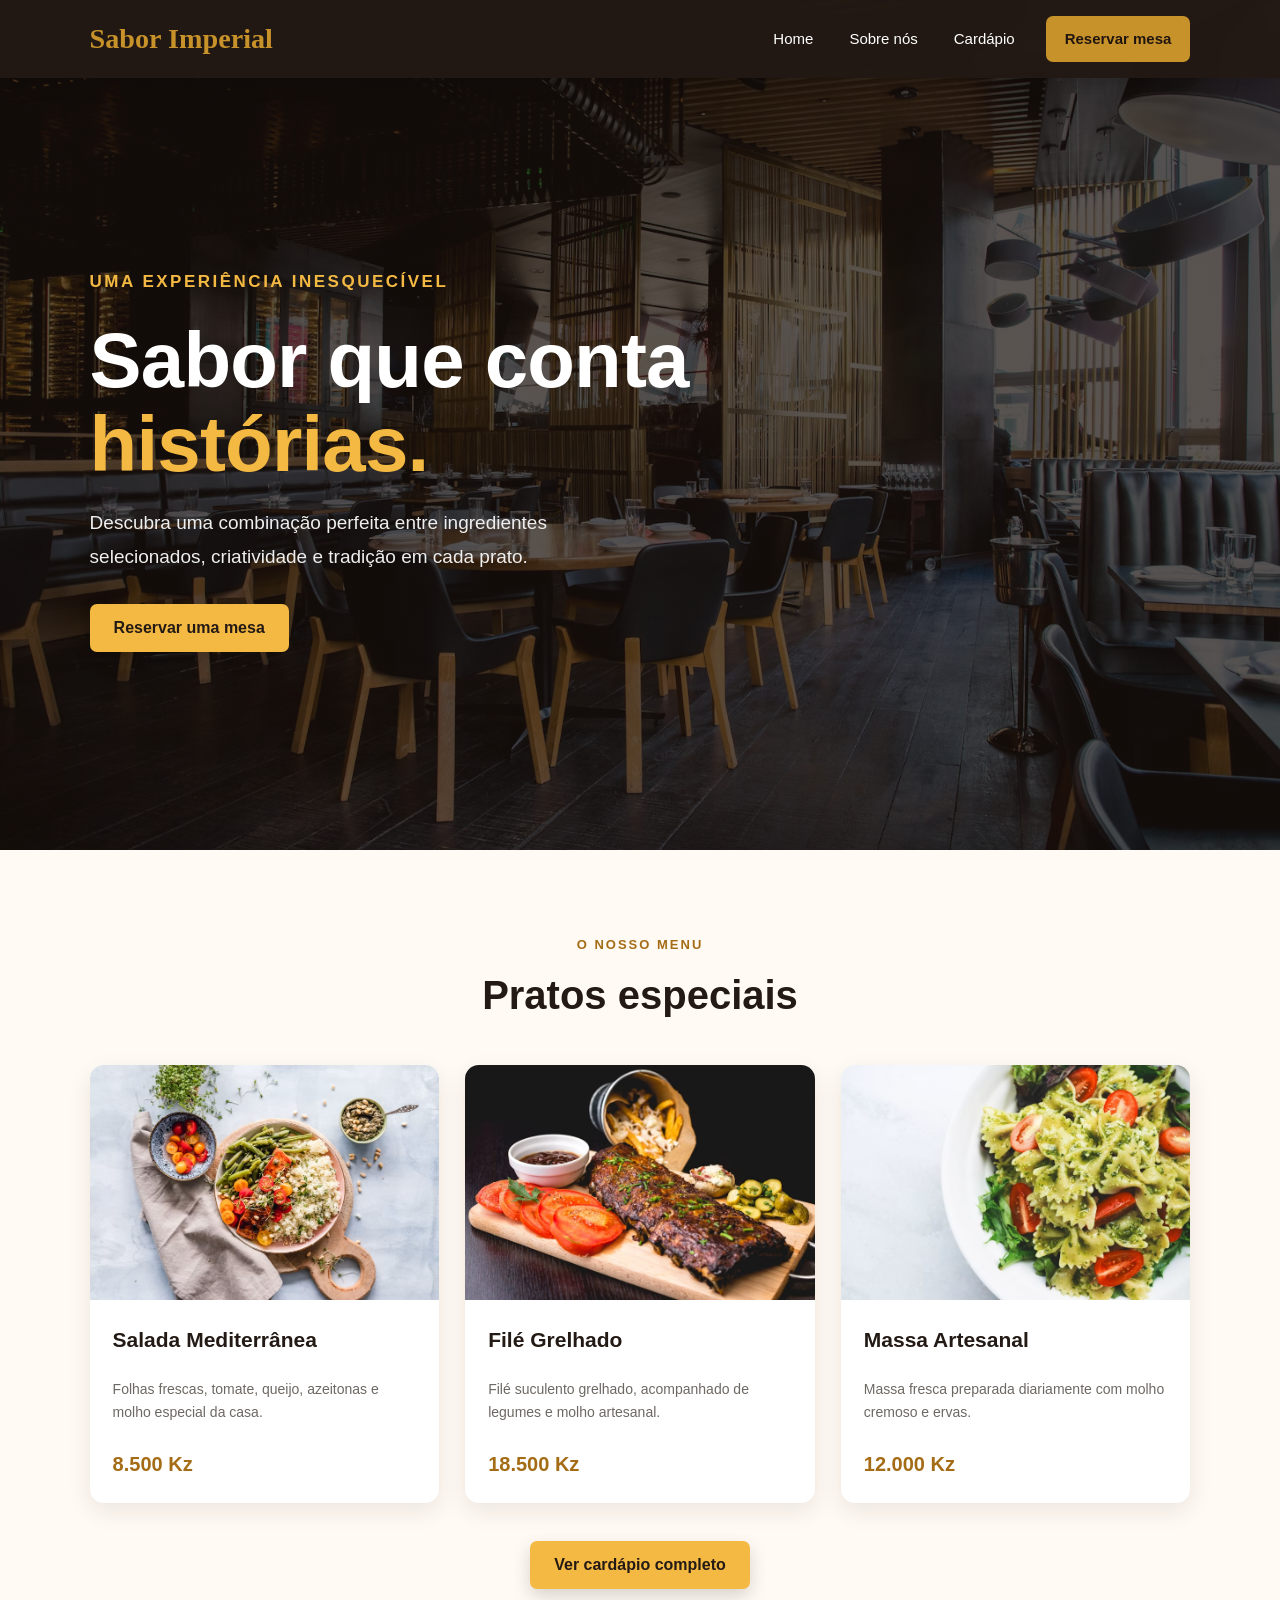
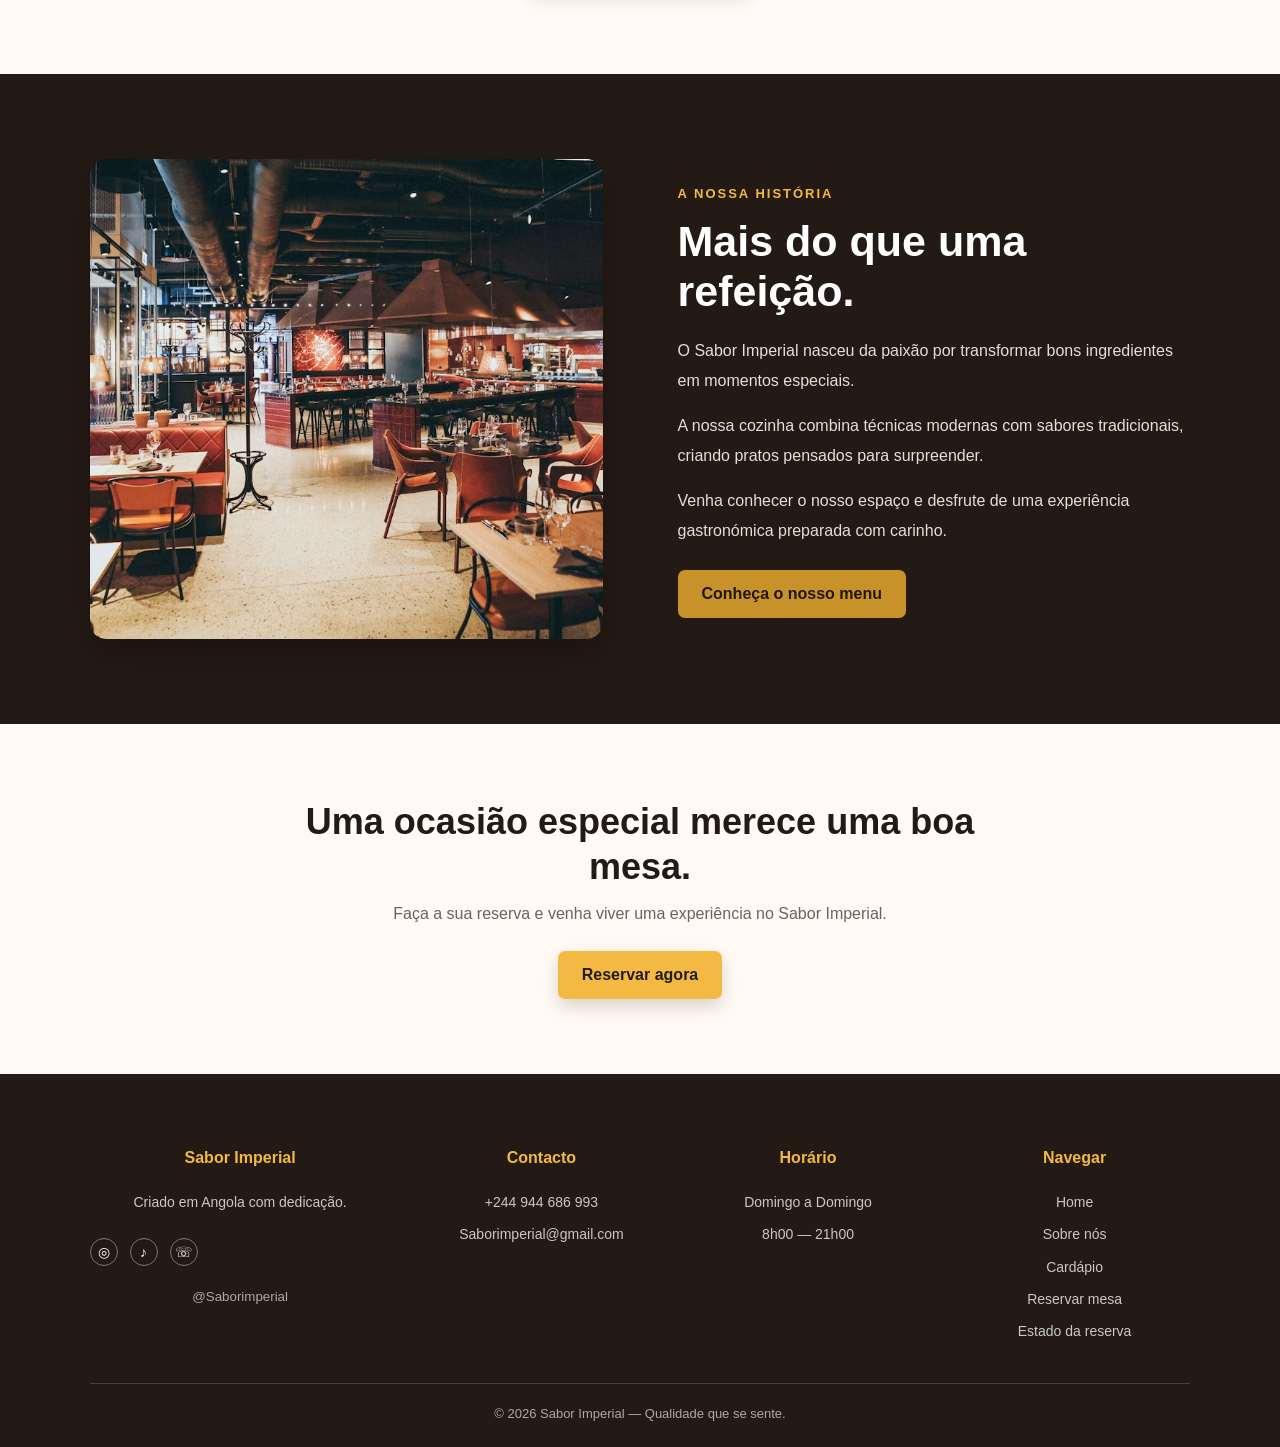
<file: index.html>
<!DOCTYPE html>
<html lang="pt-AO">
<head>
    <meta charset="UTF-8">
    <meta name="viewport" content="width=device-width, initial-scale=1.0">

    <title>Sabor Imperial | Restaurante</title>
    <meta name="description" content="Descubra o Sabor Imperial: pratos especiais, ingredientes selecionados, atendimento acolhedor e uma experiência gastronómica inesquecível. Consulte o cardápio e faça a sua reserva.">
    <meta name="author" content="Moreno Costa">
    <meta name="robots" content="index, follow">
    <meta name="theme-color" content="#241a15">
    <link rel="canonical" href="https://saborimperial.vercel.app/">
    <meta property="og:type" content="website">
    <meta property="og:title" content="Sabor Imperial | Restaurante">
    <meta property="og:description" content="Sabores especiais, tradição e criatividade em cada prato.">
    <meta property="og:url" content="https://saborimperial.vercel.app/">

    <link rel="stylesheet" href="estilo.css">
</head>

<body>
    <header>
        <nav class="navbar" aria-label="Navegação principal">
            <div class="logo">
                <h1>Sabor Imperial</h1>
            </div>

            <button class="menu-toggle" id="menuToggle" type="button"
                    aria-label="Abrir menu" aria-expanded="false"
                    aria-controls="menuPrincipal">
                <span></span>
                <span></span>
                <span></span>
            </button>

            <div class="menu" id="menuPrincipal">
                <a href="index.html">Home</a>
                <a href="#sobre">Sobre nós</a>
                <a href="cardapio.html">Cardápio</a>
                <a id="botao" href="reserva.html">Reservar mesa</a>
            </div>
        </nav>
    </header>

    <main>
        <!-- Destaque principal -->
        <section class="hero" id="inicio">
            <div class="hero-content">
                <small>UMA EXPERIÊNCIA INESQUECÍVEL</small>
                <h1>Sabor que conta <span>histórias.</span></h1>
                <p>
                    Descubra uma combinação perfeita entre ingredientes
                    selecionados, criatividade e tradição em cada prato.
                </p>
                <a href="reserva.html" class="btn">Reservar uma mesa</a>
            </div>
        </section>

        <!-- Pratos em destaque -->
        <section class="menu-section" id="menu">
            <div class="section-title">
                <p>O NOSSO MENU</p>
                <h2>Pratos especiais</h2>
            </div>

            <div class="menu-grid">
                <article class="card">
                    <img loading="lazy" src="img/prato1.avif" alt="Salada Mediterrânea">
                    <div class="card-content">
                        <h3>Salada Mediterrânea</h3>
                        <p>Folhas frescas, tomate, queijo, azeitonas e molho especial da casa.</p>
                        <span class="price">8.500 Kz</span>
                    </div>
                </article>

                <article class="card">
                    <img loading="lazy" src="img/pra2.avif" alt="Filé grelhado com legumes">
                    <div class="card-content">
                        <h3>Filé Grelhado</h3>
                        <p>Filé suculento grelhado, acompanhado de legumes e molho artesanal.</p>
                        <span class="price">18.500 Kz</span>
                    </div>
                </article>

                <article class="card">
                    <img loading="lazy" src="img/pra3.avif" alt="Massa artesanal">
                    <div class="card-content">
                        <h3>Massa Artesanal</h3>
                        <p>Massa fresca preparada diariamente com molho cremoso e ervas.</p>
                        <span class="price">12.000 Kz</span>
                    </div>
                </article>
            </div>

            <div class="center-button">
                <a href="cardapio.html" class="btn">Ver cardápio completo</a>
            </div>
        </section>

        <!-- Sobre o restaurante -->
        <section id="sobre" class="about-section">
            <div class="about">
                <div class="about-image">
                    <img loading="lazy" src="rest.avif" alt="Espaço e ambiente do Sabor Imperial">
                </div>

                <div class="about-content">
                    <span>A NOSSA HISTÓRIA</span>
                    <h2>Mais do que uma refeição.</h2>
                    <p>
                        O Sabor Imperial nasceu da paixão por transformar
                        bons ingredientes em momentos especiais.
                    </p>
                    <p>
                        A nossa cozinha combina técnicas modernas com sabores
                        tradicionais, criando pratos pensados para surpreender.
                    </p>
                    <p>
                        Venha conhecer o nosso espaço e desfrute de uma
                        experiência gastronómica preparada com carinho.
                    </p>
                    <a class="sob" href="cardapio.html">Conheça o nosso menu</a>
                </div>
            </div>
        </section>

        <!-- Convite para reservar -->
        <section class="reservation-cta">
            <h2>Uma ocasião especial merece uma boa mesa.</h2>
            <p>Faça a sua reserva e venha viver uma experiência no Sabor Imperial.</p>
            <a href="reserva.html" class="btn">Reservar agora</a>
        </section>
    </main>

    <footer class="footer">
        <div class="footer-container">
            <div class="footer-col">
                <h3>Sabor Imperial</h3>
                <p>Criado em Angola com dedicação.</p>
                <div class="social">
                    <a href="#" aria-label="Instagram">◎</a>
                    <a href="#" aria-label="TikTok">♪</a>
                    <a href="#" aria-label="WhatsApp">☏</a>
                </div>
                <small>@Saborimperial</small>
            </div>

            <div class="footer-col">
                <h3>Contacto</h3>
                <p>+244 944 686 993</p>
                <p>Saborimperial@gmail.com</p>
            </div>

            <div class="footer-col">
                <h3>Horário</h3>
                <p>Domingo a Domingo</p>
                <p>8h00 — 21h00</p>
            </div>

            <div class="footer-col">
                <h3>Navegar</h3>
                <a href="index.html">Home</a>
                <a href="#sobre">Sobre nós</a>
                <a href="cardapio.html">Cardápio</a>
                <a href="reserva.html">Reservar mesa</a>
                <a href="estadoreserva.html">Estado da reserva</a>
            </div>
        </div>

        <div class="copyright">
            © 2026 Sabor Imperial — Qualidade que se sente.
        </div>
    </footer>

    <script>
        document.addEventListener("DOMContentLoaded", function () {
            const toggle = document.getElementById("menuToggle");
            const menu = document.getElementById("menuPrincipal");

            if (!toggle || !menu) return;

            toggle.addEventListener("click", function () {
                const aberto = menu.classList.toggle("ativo");
                toggle.classList.toggle("ativo", aberto);
                toggle.setAttribute("aria-expanded", String(aberto));
                toggle.setAttribute("aria-label", aberto ? "Fechar menu" : "Abrir menu");
            });

            menu.querySelectorAll("a").forEach(function (link) {
                link.addEventListener("click", function () {
                    menu.classList.remove("ativo");
                    toggle.classList.remove("ativo");
                    toggle.setAttribute("aria-expanded", "false");
                    toggle.setAttribute("aria-label", "Abrir menu");
                });
            });
        });
    </script>
</body>
</html>
</file>
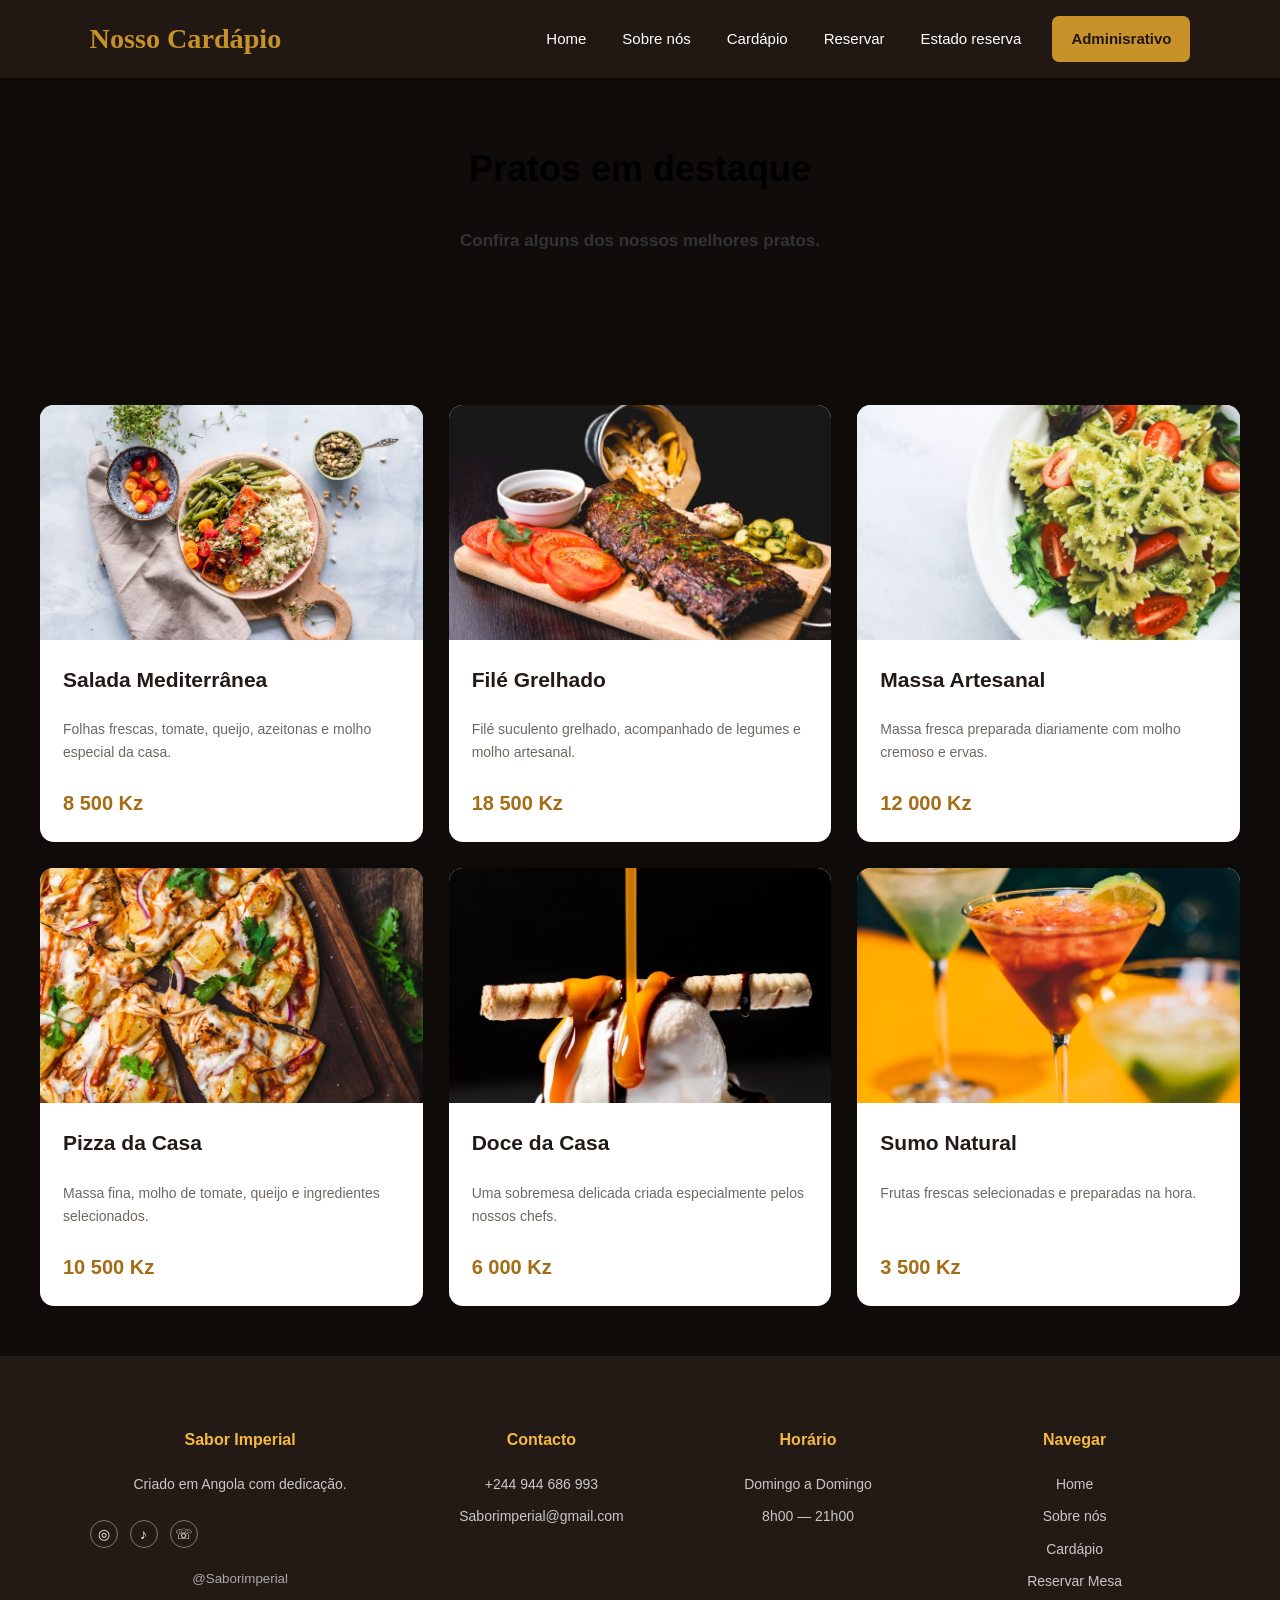
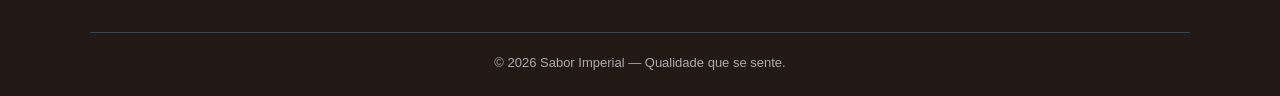
<file: cardapio.html>
<!DOCTYPE html>
<html lang="pt-br">
<head>
    <meta charset="UTF-8">
    <meta name="viewport" content="width=device-width, initial-scale=1.0">
    <link rel="stylesheet" href="estilo.css">
    <meta name="author" content="Moreno Costa">
    <meta name="robots" content="index, follow">
    <meta name="theme-color" content="#0d3b66">
    <title>Nosso Cardápio</title>
</head>

<body>

<header>
    <nav class="navbar">

        <div class="logo">
            <h1 style="text-align: center;">Nosso Cardápio</h1>
        </div>

        <div class="menu-toggle" id="menuToggle">
            <span></span>
            <span></span>
            <span></span>
        </div>

        <div class="menu">

            <a href="index.html">Home</a>
            <a href="index.html#sobre">Sobre nós</a>
            <a href="cardapio.html">Cardápio</a>
            <a href="reserva.html">Reservar</a>
            <a href="estadoreserva.html">Estado reserva</a>
            <a id="botao" href="login.html">Adminisrativo</a>

        </div>

    </nav>
</header>


<div style="margin-top:140px;text-align:center;font-weight:bold;">

    <h2 style="font-size:36px;color:black;">
        Pratos em destaque
    </h2>

    <p style="color:#333;font-size:17px;">
        Confira alguns dos nossos melhores pratos.
    </p>

</div>


<div
    id="menuGrid"
    style="margin-top:150px;margin-bottom:50px;"
    class="menu-grid">
</div>


<footer class="footer">

    <div class="footer-container">

        <div class="footer-col">

            <h3>Sabor Imperial</h3>

            <p>Criado em Angola com dedicação.</p>

            <div class="social">
                <a href="#">◎</a>
                <a href="#">♪</a>
                <a href="#">☏</a>
            </div>

            <small>@Saborimperial</small>

        </div>


        <div class="footer-col">

            <h3>Contacto</h3>

            <p>+244 944 686 993</p>

            <p>Saborimperial@gmail.com</p>

        </div>


        <div class="footer-col">

            <h3>Horário</h3>

            <p>Domingo a Domingo</p>

            <p>8h00 — 21h00</p>

        </div>


        <div class="footer-col">

            <h3>Navegar</h3>

            <a href="index.html">Home</a>
            <a href="index.html#sobre">Sobre nós</a>
            <a href="cardapio.html">Cardápio</a>
            <a href="reserva.html">Reservar Mesa</a>

        </div>

    </div>


    <div class="copyright">

        © 2026 Sabor Imperial — Qualidade que se sente.

    </div>

</footer>


<script src="script.js"></script>

<script>

const pratosPadrao = [

    {
        id: 1,
        nome: "Salada Mediterrânea",
        descricao: "Folhas frescas, tomate, queijo, azeitonas e molho especial da casa.",
        preco:8500,
        imagem: "img/prato1.avif"
    },

    {
        id: 2,
        nome: "Filé Grelhado",
        descricao: "Filé suculento grelhado, acompanhado de legumes e molho artesanal.",
        preco: 18500,
        imagem: "img/pra2.avif"
    },

    {
        id: 3,
        nome: "Massa Artesanal",
        descricao: "Massa fresca preparada diariamente com molho cremoso e ervas.",
        preco: 12000,
        imagem: "img/pra3.avif"
    },

    {
        id: 4,
        nome: "Pizza da Casa",
        descricao: "Massa fina, molho de tomate, queijo e ingredientes selecionados.",
        preco: 10500,
        imagem: "img/pra4.avif"
    },

    {
        id: 5,
        nome: "Doce da Casa",
        descricao: "Uma sobremesa delicada criada especialmente pelos nossos chefs.",
        preco: 6000,
        imagem: "img/pra5.avif"
    },

    {
        id: 6,
        nome: "Sumo Natural",
        descricao: "Frutas frescas selecionadas e preparadas na hora.",
        preco: 3500,
        imagem: "img/pra6.avif"
    }

];


function carregarPratos() {

    const grid = document.getElementById("menuGrid");

    let pratos =
        JSON.parse(localStorage.getItem("saborimperial_pratos"));

    if (!pratos) {

        pratos = pratosPadrao;

        localStorage.setItem(
            "saborimperial_pratos",
            JSON.stringify(pratos)
        );

    }


    grid.innerHTML = "";


    pratos.forEach(prato => {

        const card = document.createElement("div");

        card.className = "card prato-clicavel";

        card.innerHTML = `

            <img
                src="${prato.imagem}"
                alt="${prato.nome}"
            >

            <div class="card-content">

                <h3>${prato.nome}</h3>

                <p>${prato.descricao}</p>

                <span class="price">
                    ${Number(prato.preco).toLocaleString("pt-AO")} Kz
                </span>

            </div>

        `;


        card.addEventListener("click", () => {

            const params = new URLSearchParams({

                prato: prato.nome,

                preco: prato.preco

            });

            window.location.href =
                "reserva.html?" + params.toString();

        });


        grid.appendChild(card);

    });

}


carregarPratos();

</script>

</body>
</html>
</file>
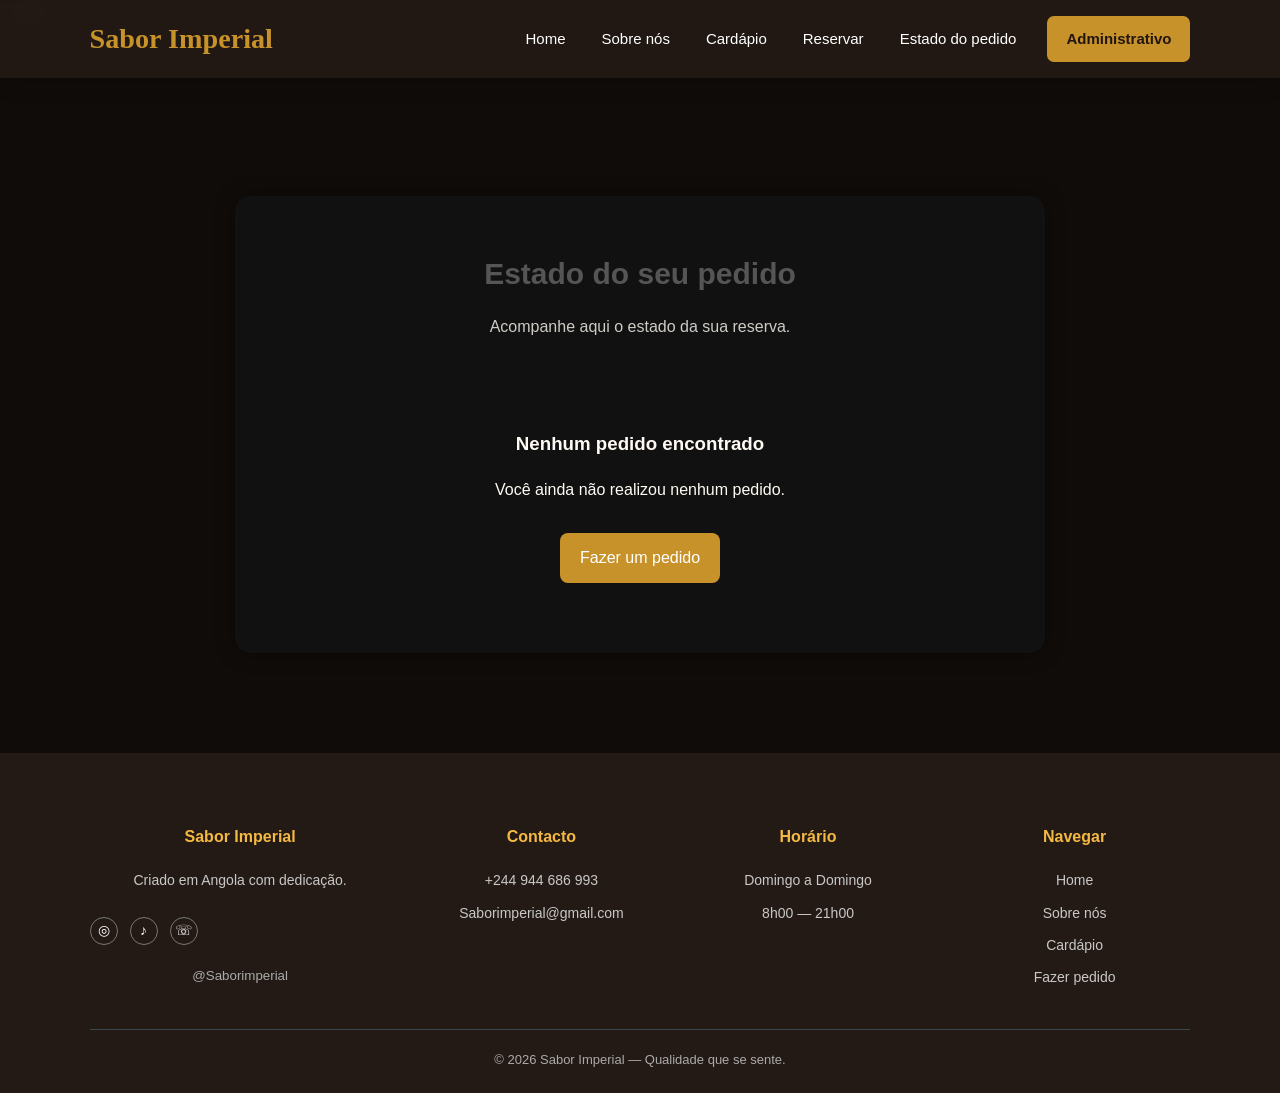
<file: estadoreserva.html>
```html
<!DOCTYPE html>
<html lang="pt-br">

<head>

    <meta charset="UTF-8">

    <meta
        name="viewport"
        content="width=device-width, initial-scale=1.0">

    <link rel="stylesheet" href="estilo.css">

    <meta
        name="theme-color"
        content="#0d3b66">

    <title>
        Estado da Reserva — Sabor Imperial
    </title>


    <style>

        .estado-container {

            max-width: 850px;

            margin: 150px auto 80px;

            padding: 20px;

        }


        .estado-card {

            background: #111;

            border-radius: 15px;

            padding: 30px;

            box-shadow:
                0 0 20px
                rgba(0,0,0,0.4);

        }


        .estado-titulo {

            text-align: center;

            margin-bottom: 30px;

        }


        .estado-titulo h2 {

            font-size: 30px;

            margin-bottom: 10px;

        }


        .estado-titulo p {

            opacity: 0.8;

        }


        .status {

            text-align: center;

            padding: 20px;

            border-radius: 12px;

            margin-bottom: 30px;

            font-size: 22px;

            font-weight: bold;

        }


        .status.pendente {

            background:
                rgba(255,193,7,0.15);

            color: #ffc107;

        }


        .status.aceito {

            background:
                rgba(40,167,69,0.15);

            color: #28a745;

        }


        .status.recusado {

            background:
                rgba(220,53,69,0.15);

            color: #dc3545;

        }


        .pedido-info {

            display: grid;

            grid-template-columns:
                1fr 1fr;

            gap: 15px;

        }


        .info-box {

            padding: 15px;

            border-radius: 10px;

            background:
                rgba(255,255,255,0.05);

        }


        .info-box.full {

            grid-column: 1 / -1;

        }


        .info-box strong {

            display: block;

            margin-bottom: 5px;

        }


        .info-box span {

            opacity: 0.85;

        }


        .acoes {

            display: flex;

            justify-content: center;

            gap: 15px;

            margin-top: 30px;

            flex-wrap: wrap;

        }


        .acoes a {

            text-decoration: none;

            padding: 12px 20px;

            border-radius: 8px;

        }


        .btn-voltar {

            background:  #c8922a;

            color: white;

        }


        .btn-atualizar {

            background: #198754;

            color: white;

            border: none;

            cursor: pointer;

            padding: 12px 20px;

            border-radius: 8px;

            font-size: 16px;

        }


        .sem-pedido {

            text-align: center;

            padding: 40px 20px;

        }


        .numero-pedido {

            text-align: center;

            margin-bottom: 20px;

            opacity: 0.7;

        }


        @media (max-width: 600px) {

            .estado-container {

                padding: 15px;

                margin-top: 120px;

            }


            .estado-card {

                padding: 20px;

            }


            .pedido-info {

                grid-template-columns: 1fr;

            }


            .info-box.full {

                grid-column: auto;

            }

        }

    </style>

</head>


<body>


<header>

    <nav class="navbar">


        <div class="logo">

            <h1 style="text-align:center;">
                Sabor Imperial
            </h1>

        </div>


        <div
            class="menu-toggle"
            id="menuToggle">

            <span></span>
            <span></span>
            <span></span>

        </div>


        <div class="menu">

            <a href="index.html">
                Home
            </a>

            <a href="index.html#sobre">
                Sobre nós
            </a>

            <a href="cardapio.html">
                Cardápio
            </a>

            <a href="reserva.html">
                Reservar
            </a>

            <a href="estadoreserva.html">
                Estado do pedido
            </a>

            <a
                id="botao"
                href="login.html">

                Administrativo

            </a>

        </div>

    </nav>

</header>


<main class="estado-container">


    <div class="estado-card">


        <div class="estado-titulo">

            <h2>
                Estado do seu pedido
            </h2>

            <p>
                Acompanhe aqui o estado da sua reserva.
            </p>

        </div>


        <div id="conteudo">

        </div>


    </div>

</main>


<footer
    style="margin-top:5%;"
    class="footer">


    <div class="footer-container">


        <div class="footer-col">

            <h3>
                Sabor Imperial
            </h3>

            <p>
                Criado em Angola com dedicação.
            </p>

            <div class="social">

                <a href="#">
                    ◎
                </a>

                <a href="#">
                    ♪
                </a>

                <a href="#">
                    ☏
                </a>

            </div>

            <small>
                @Saborimperial
            </small>

        </div>


        <div class="footer-col">

            <h3>
                Contacto
            </h3>

            <p>
                +244 944 686 993
            </p>

            <p>
                Saborimperial@gmail.com
            </p>

        </div>


        <div class="footer-col">

            <h3>
                Horário
            </h3>

            <p>
                Domingo a Domingo
            </p>

            <p>
                8h00 — 21h00
            </p>

        </div>


        <div class="footer-col">

            <h3>
                Navegar
            </h3>

            <a href="index.html">
                Home
            </a>

            <a href="cardapio.html">
                Sobre nós
            </a>

            <a href="cardapio.html">
                Cardápio
            </a>

            <a href="reserva.html">
                Fazer pedido
            </a>

        </div>


    </div>


    <div class="copyright">

        © 2026 Sabor Imperial —
        Qualidade que se sente.

    </div>


</footer>


<script src="script.js"></script>


<script>


/* =====================================================
   CARREGAR ÚLTIMO PEDIDO
===================================================== */

function carregarPedido() {


    const conteudo =
        document.getElementById(
            "conteudo"
        );


    const pedidos =
        JSON.parse(
            localStorage.getItem(
                "saborimperial_pedidos"
            )
        ) || [];


    /* ================================================
       VERIFICAR SE EXISTE PEDIDO
    ================================================= */

    if (pedidos.length === 0) {

        conteudo.innerHTML = `

            <div class="sem-pedido">

                <h3>
                    Nenhum pedido encontrado
                </h3>

                <p>
                    Você ainda não realizou nenhum pedido.
                </p>


                <div class="acoes">

                    <a
                        href="reserva.html"
                        class="btn-voltar">

                        Fazer um pedido

                    </a>

                </div>

            </div>

        `;

        return;

    }


    /* ================================================
       PEGAR ID DO ÚLTIMO PEDIDO
    ================================================= */

    const ultimoId =
        localStorage.getItem(
            "saborimperial_ultimo_pedido"
        );


    let pedido;


    if (ultimoId) {

        pedido =
            pedidos.find(
                item =>
                    String(item.id) ===
                    String(ultimoId)
            );

    }


    /* ================================================
       SE NÃO ENCONTRAR, PEGA O ÚLTIMO
    ================================================= */

    if (!pedido) {

        pedido =
            pedidos[pedidos.length - 1];

    }


    /* ================================================
       DEFINIR ESTADO
    ================================================= */

    let classeEstado =
        "pendente";


    let textoEstado =
        "🕐 Pedido pendente";


    let mensagemEstado =
        "O seu pedido está aguardando análise do restaurante.";


    if (
        pedido.estado ===
        "aceito"
    ) {

        classeEstado =
            "aceito";


        textoEstado =
            "✅ Pedido aceito";


        mensagemEstado =
            "O seu pedido foi aceito pelo restaurante.";

    }


    if (
        pedido.estado ===
        "recusado"
    ) {

        classeEstado =
            "recusado";


        textoEstado =
            "❌ Pedido recusado";


        mensagemEstado =
            "Infelizmente, o restaurante não pôde aceitar este pedido.";

    }


    /* ================================================
       MOSTRAR PEDIDO
    ================================================= */

    conteudo.innerHTML = `


        <div class="numero-pedido">

            Pedido #${pedido.id}

        </div>


        <div class="status ${classeEstado}">

            ${textoEstado}

            <div
                style="
                    font-size:14px;
                    font-weight:normal;
                    margin-top:8px;
                ">

                ${mensagemEstado}

            </div>

        </div>


        <div class="pedido-info">


            <div class="info-box">

                <strong>
                    Cliente
                </strong>

                <span>
                    ${pedido.nome}
                </span>

            </div>


            <div class="info-box">

                <strong>
                    WhatsApp
                </strong>

                <span>
                    ${pedido.whatsapp}
                </span>

            </div>


            <div class="info-box">

                <strong>
                    Bairro
                </strong>

                <span>
                    ${pedido.bairro || "Não informado"}
                </span>

            </div>


            <div class="info-box">

                <strong>
                    Data do pedido
                </strong>

                <span>
                    ${pedido.data}
                </span>

            </div>


            <div class="info-box">

                <strong>
                    Prato
                </strong>

                <span>
                    ${pedido.prato}
                </span>

            </div>


            <div class="info-box">

                <strong>
                    Preço
                </strong>

                <span>
                    ${pedido.preco}
                </span>

            </div>


            <div class="info-box">

                <strong>
                    Quantidade
                </strong>

                <span>
                    ${pedido.quantidade}
                </span>

            </div>


            <div class="info-box">

                <strong>
                    Sobremesa
                </strong>

                <span>
                    ${pedido.sobremesa || "Nenhuma"}
                </span>

            </div>


            <div class="info-box full">

                <strong>
                    Observações
                </strong>

                <span>
                    ${pedido.observacoes || "Nenhuma"}
                </span>

            </div>


        </div>


        <div class="acoes">


            <button
                class="btn-atualizar"
                onclick="carregarPedido()">

                🔄 Atualizar estado

            </button>


            <a
                href="reserva.html"
                class="btn-voltar">

                Fazer novo pedido

            </a>


        </div>

    `;

}


/* =====================================================
   INICIAR
===================================================== */

carregarPedido();


</script>
</body>
</html>
</file>
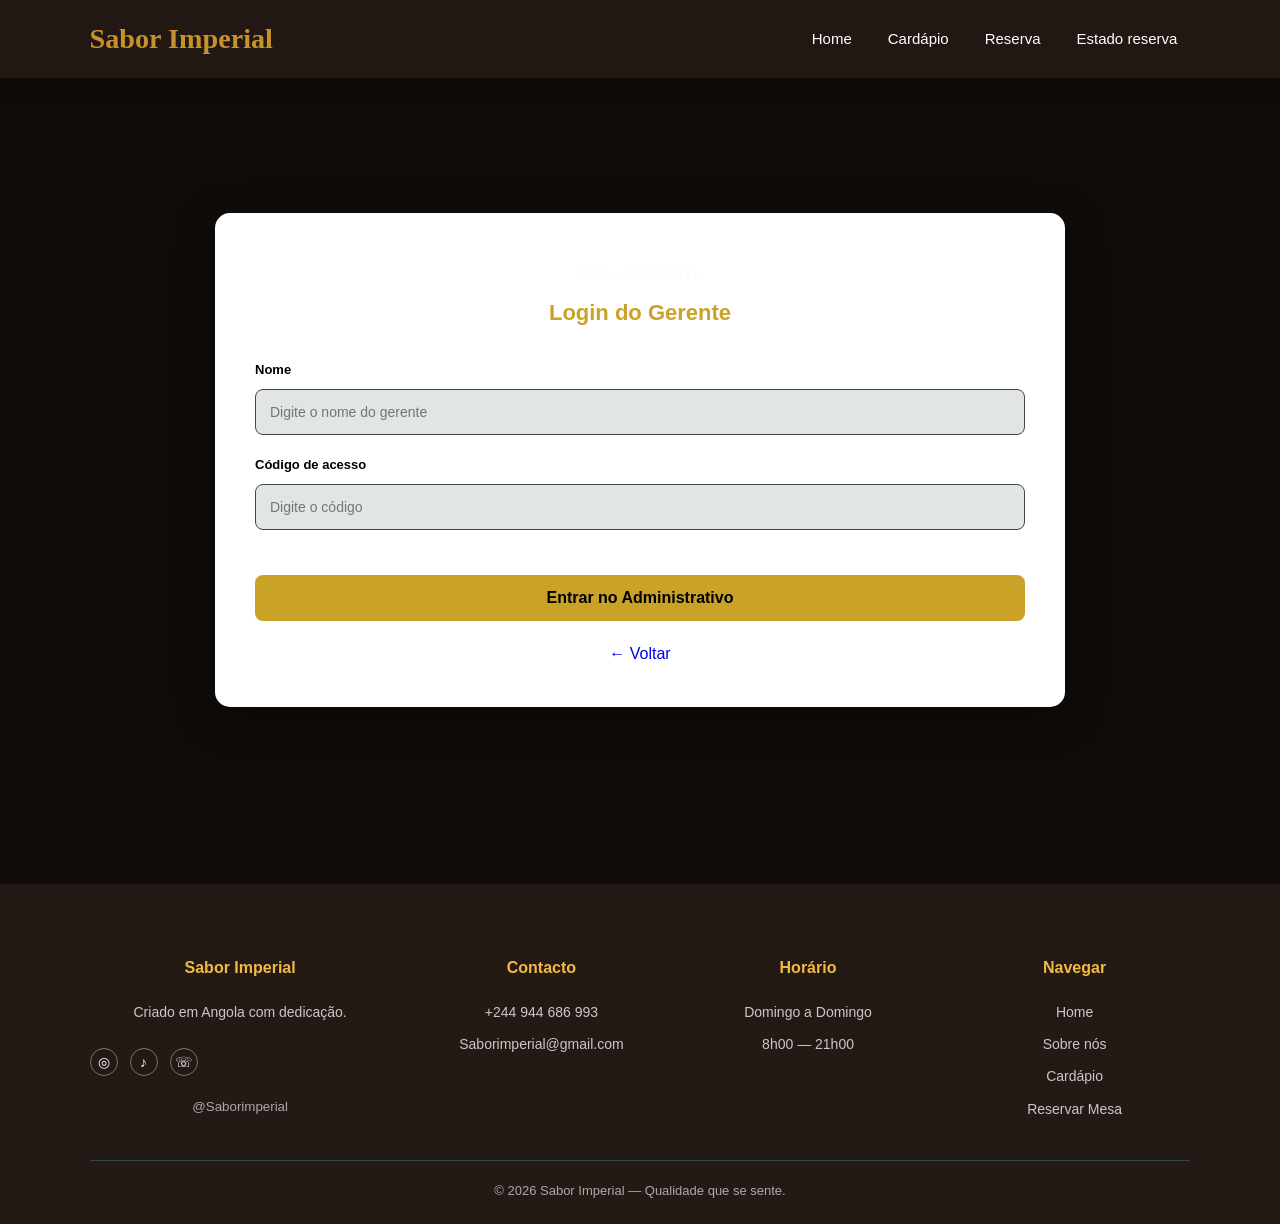
<file: login.html>
<!DOCTYPE html>
<html lang="pt-br">

<head>

    <meta charset="UTF-8">

    <meta
        name="viewport"
        content="width=device-width, initial-scale=1.0">

    <title>Login Administrativo — Sabor Imperial</title>

    <link rel="stylesheet" href="estilo.css">

    <style>

        .login-admin-container {

            min-height: 80vh;

            display: flex;

            justify-content: center;

            align-items: center;

            padding: 40px 20px;

        }


        .login-admin-box {

            width: 100%;

            max-width: 850px;

            padding: 40px;

            border-radius: 15px;

            background: white;

            box-shadow: 0 10px 40px rgba(0,0,0,.4);

        }


        .login-admin-title {

            text-align: center;

            margin-bottom: 30px;

        }


        .login-admin-title p {

            margin-bottom: 8px;

            font-size: 13px;

            letter-spacing: 2px;

        }


        .login-admin-title h2 {

            margin: 0;
            color: #c9a227;

        }


        .admin-input {

            margin-bottom: 20px;

        }


        .admin-input label {

            display: block;

            margin-bottom: 8px;

            font-weight: bold;

        }


        .admin-input input {

            width: 100%;

            padding: 14px;

            box-sizing: border-box;

            border-radius: 8px;

            border: 1px solid #444;

            background: #c0c9ca7b;

            color: white;

            outline: none;

        }


        .admin-input input:focus {

            border-color: #c9a227;

        }


        .btn-login-admin {

            width: 100%;
            margin-left: 0;
            padding: 14px;

            border: none;

            border-radius: 8px;

            cursor: pointer;

            font-weight: bold;

            background: #c9a227;

            color: #000;

        }


        .btn-login-admin:hover {

            opacity: .9;

        }


        .erro-login {

            display: none;

            margin-top: 18px;

            padding: 12px;

            border-radius: 8px;

            text-align: center;

            background: #451515;

            color: #ffb0b0;

        }


        .voltar {

            display: block;

            margin-top: 20px;

            text-align: center;

            text-decoration: none;

        }

    </style>

</head>


<body>


<header>

    <nav class="navbar">

        <div class="logo">

            <h1>
                Sabor Imperial
            </h1>

        </div>


        <div
            class="menu-toggle"
            id="menuToggle">

            <span></span>
            <span></span>
            <span></span>

        </div>


        <div class="menu">

            <a href="index.html">Home</a>
            <a href="cardapio.html">Cardápio</a>
            <a href="reserva.html">Reserva</a>
            <a href="estadoreserva.html">Estado reserva</a>

        </div>

    </nav>

</header>


<main style="margin-top: 100px;"class="login-admin-container">


    <div class="login-admin-box">


        <div class="login-admin-title">

            <p>
                ÁREA RESTRITA
            </p>

            <h2>
                Login do Gerente
            </h2>

        </div>


        <form id="formLoginAdmin">


            <div class="admin-input">

                <label for="nomeGerente">
                    Nome
                </label>

                <input
                    id="nomeGerente"
                    type="text"
                    placeholder="Digite o nome do gerente"
                    autocomplete="username"
                    required>

            </div>


            <div class="admin-input">

                <label for="codigoGerente">
                    Código de acesso
                </label>

                <input
                    id="codigoGerente"
                    type="password"
                    placeholder="Digite o código"
                    autocomplete="current-password"
                    required>

            </div>


            <button
                type="submit"
                class="btn-login-admin">

                Entrar no Administrativo

            </button>


            <div
                id="erroLogin"
                class="erro-login">

                Nome ou código incorreto.

            </div>


        </form>


        <a
            class="voltar"
            href="index.html">

            ← Voltar

        </a>


    </div>

</main>


<footer
    style="margin-top: 5%;width: 100%;"
    class="footer">

    <div class="footer-container">


        <div class="footer-col">

            <h3>
                Sabor Imperial
            </h3>

            <p>
                Criado em Angola com dedicação.
            </p>


            <div class="social">

                <a href="#">◎</a>
                <a href="#">♪</a>
                <a href="#">☏</a>

            </div>


            <small>
                @Saborimperial
            </small>

        </div>


        <div class="footer-col">

            <h3>
                Contacto
            </h3>

            <p>
                +244 944 686 993
            </p>

            <p>
                Saborimperial@gmail.com
            </p>

        </div>


        <div class="footer-col">

            <h3>
                Horário
            </h3>

            <p>
                Domingo a Domingo
            </p>

            <p>
                8h00 — 21h00
            </p>

        </div>


        <div class="footer-col">

            <h3>
                Navegar
            </h3>

            <a href="#">
                Home
            </a>

            <a href="#">
                Sobre nós
            </a>

            <a href="#">
                Cardápio
            </a>

            <a href="#">
                Reservar Mesa
            </a>

        </div>

    </div>


    <div class="copyright">

        © 2026 Sabor Imperial —
        Qualidade que se sente.

    </div>

</footer>


<script>
document.addEventListener("DOMContentLoaded", function () {

    const formulario = document.getElementById("formLoginAdmin");
    const erro = document.getElementById("erroLogin");

    const NOME_GERENTE = "Gerente";
    const CODIGO_GERENTE = "SABOR2026";

    formulario.addEventListener("submit", function (event) {

        event.preventDefault();

        const nome = document
            .getElementById("nomeGerente")
            .value
            .trim();

        const codigo = document
            .getElementById("codigoGerente")
            .value
            .trim();

        if (
            nome.toLowerCase() === NOME_GERENTE.toLowerCase() &&
            codigo === CODIGO_GERENTE
        ) {

            localStorage.setItem(
                "saborimperial_usuario",
                JSON.stringify({
                    nome: "Gerente",
                    funcao: "gerente",
                    autenticado: true
                })
            );

            localStorage.setItem(
                "saborimperial_admin",
                "true"
            );

            erro.style.display = "none";

            window.location.href = "./admin.html";

        } else {

            erro.textContent =
                "Nome ou código incorreto.";

            erro.style.display = "block";

        }

    });

});
</script>


<script>

/* =====================================================
   DADOS DO GERENTE
===================================================== */

const NOME_GERENTE =
    "Gerente";

const CODIGO_GERENTE =
    "SABOR2026";


/* =====================================================
   LOGIN DO GERENTE
===================================================== */

document
    .getElementById("formLoginAdmin")
    .addEventListener(
        "submit",
        function(event) {

            event.preventDefault();


            const nome =
                document
                    .getElementById("nomeGerente")
                    .value
                    .trim();


            const codigo =
                document
                    .getElementById("codigoGerente")
                    .value
                    .trim();


            const erro =
                document
                    .getElementById("erroLogin");


            /*
             * Aceita o nome sem diferença
             * entre maiúsculas e minúsculas.
             */

            if (
                nome.toLowerCase() ===
                NOME_GERENTE.toLowerCase()
                &&
                codigo === CODIGO_GERENTE
            ) {


                const gerente = {

                    nome: NOME_GERENTE,

                    funcao: "gerente",

                    autenticado: true,

                    loginEm:
                        new Date().toISOString()

                };


                localStorage.setItem(
                    "saborimperial_usuario",
                    JSON.stringify(gerente)
                );


                localStorage.setItem(
                    "saborimperial_admin",
                    "true"
                );


                /*
                 * Vai para o painel.
                 */

                window.location.replace(
                    "admin.html"
                );

            }

            else {

                erro.textContent =
                    "Nome ou código incorreto.";

                erro.style.display =
                    "block";

            }

        }
    );

</script>

<script src="script.js"></script>
</body>
</html>
</file>
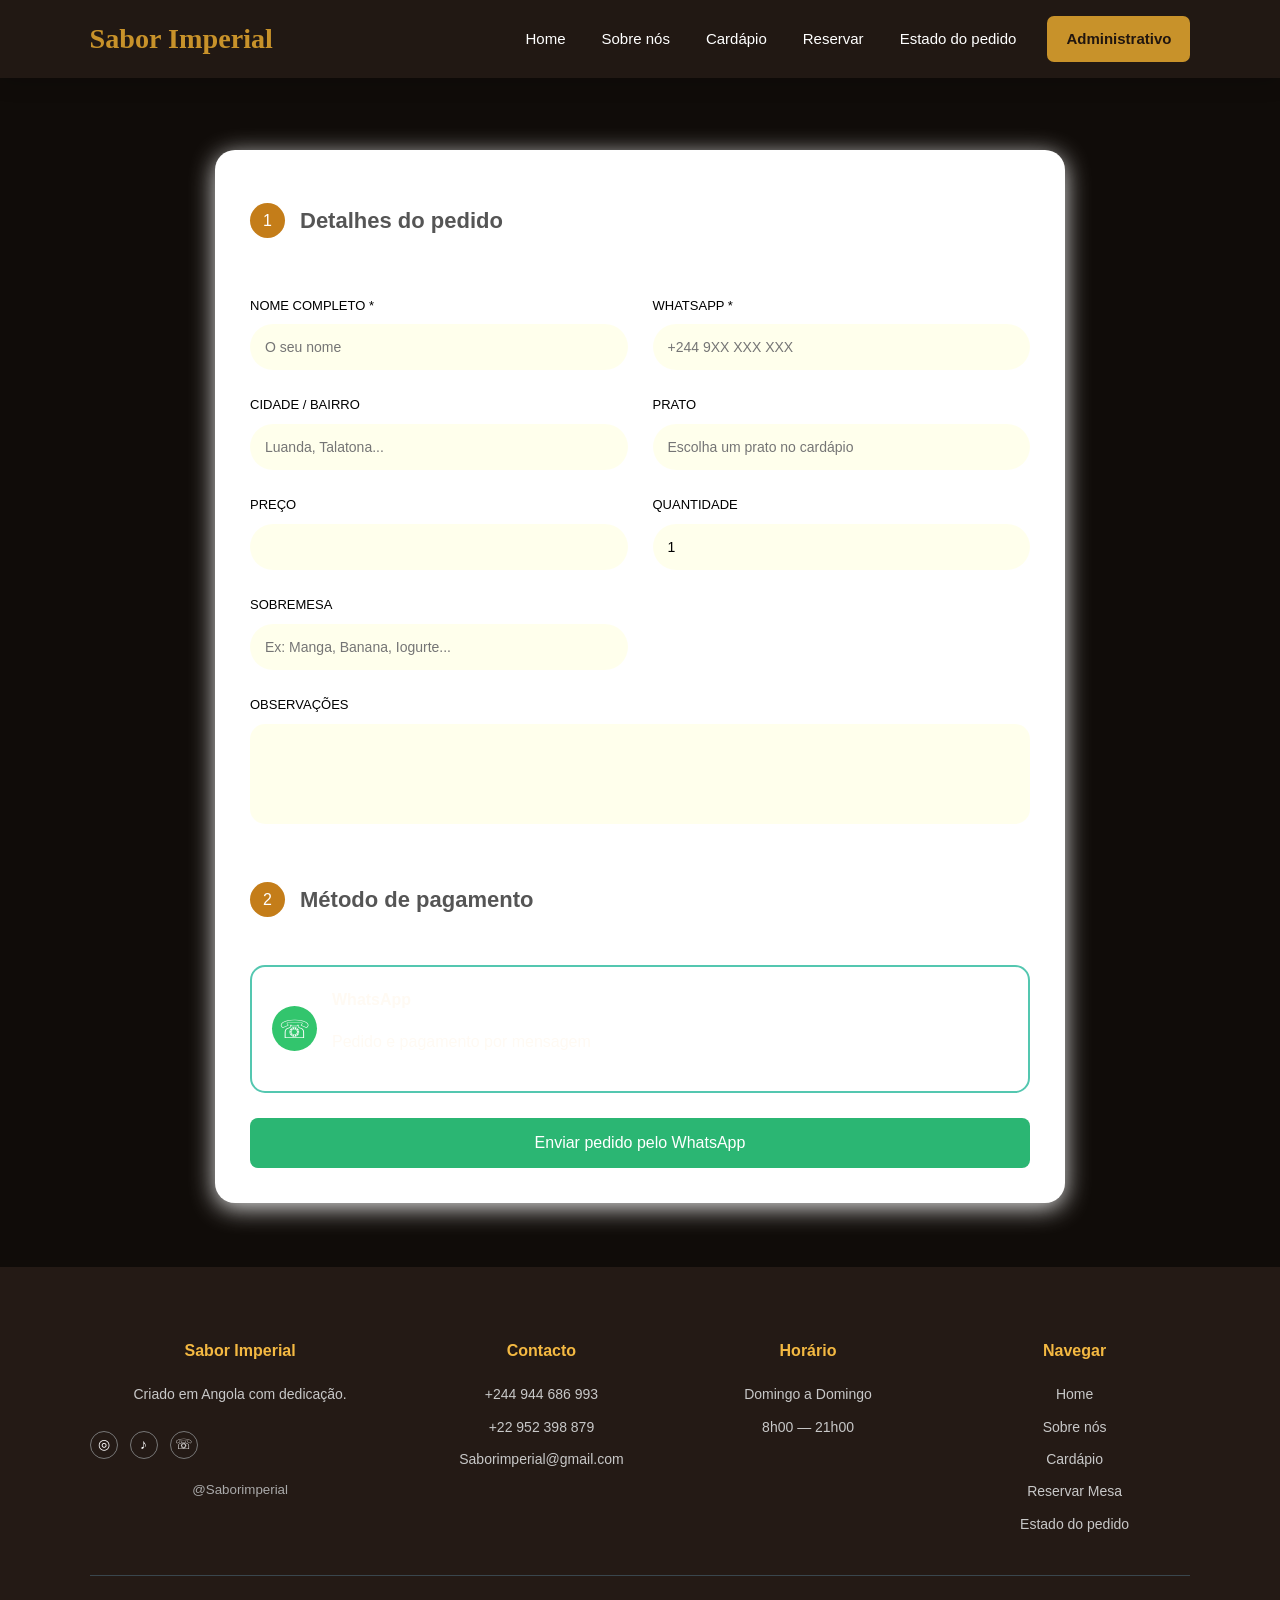
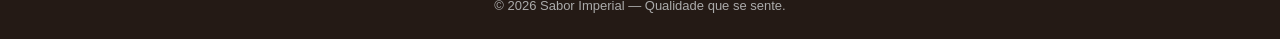
<file: reserva.html>
<!DOCTYPE html>
<html lang="pt-br">

<head>
    <meta charset="UTF-8">
    <metaname="viewport"content="width=device-width, initial-scale=1.0">
    <link rel="stylesheet" href="estilo.css">
    <meta name="author" content="Moreno Costa">
    <meta name="robots" content="index, follow">
    <meta name="theme-color" content="#0d3b66">
    <title>Fazer Pedido — Sabor Imperial</title>
</head>
<body>
<header>
    <nav class="navbar">
        <div class="logo">
            <h1 style="text-align:center;">Sabor Imperial</h1>
        </div>

        <div class="menu-toggle" id="menuToggle">
            <span></span>
            <span></span>
            <span></span>
        </div>

        <div class="menu">
            <a href="index.html">Home</a>
            <a href="index.html#sobre">Sobre nós</a>
            <a href="cardapio.html"> Cardápio</a>
            <a href="reserva.html"> Reservar </a>
            <a href="estadoreserva.html"> Estado do pedido</a>
            <a id="botao" href="login.html">Administrativo</a>
        </div>
    </nav>
</header>

<div
    style="margin-top:150px;"
    class="form-container">
    <div class="title">
        <div class="number">1</div>
        <h2>Detalhes do pedido</h2>
    </div>


    <div class="form-grid">
        <div class="input-box">
            <label>NOME COMPLETO *</label>
            <input
                id="nome"
                type="text"
                placeholder="O seu nome"
                required>
        </div>

        <div class="input-box">
            <label>
                WHATSAPP *
            </label>
            <input
                id="whatsapp"
                type="text"
                placeholder="+244 9XX XXX XXX"
                required>
        </div>
        <div class="input-box">
            <label>CIDADE / BAIRRO</label>
            <input
                id="bairro"
                type="text"
                placeholder="Luanda, Talatona...">
        </div>

        <div class="input-box">
            <label>PRATO</label>
            <input
                id="prato"
                type="text"
                readonly
                placeholder="Escolha um prato no cardápio">
        </div>
        <div class="input-box">
            <label> PREÇO</label>
            <input
                id="preco"
                type="text"
                readonly>
        </div>

        <div class="input-box">
            <label>QUANTIDADE</label>
            <input
                id="quantidade"
                type="number"
                min="1"
                value="1"
                placeholder="Quantidade">
        </div>

        <div class="input-box">
            <label>SOBREMESA</label>
            <input
                id="sobremesa"
                type="text"
                placeholder="Ex: Manga, Banana, Iogurte...">
        </div>

        <div class="input-box full">
            <label>OBSERVAÇÕES</label>
            <textarea
                id="observacoes"
                placeholder="Alguma preferência especial?">
            </textarea>
        </div>
    </div>

    <div class="payment">
        <div class="title">
            <div class="number">2</div>
            <h2>Método de pagamento</h2>
        </div>
        <div class="payment-box">
            <div class="whatsapp">☏
            </div>
            <div>
                <strong>WhatsApp</strong>
                <p>Pedido e pagamento por mensagem</p>
            </div>
        </div>
        <button type="button" id="enviarPedido">Enviar pedido pelo WhatsApp</button>
    </div>
</div>

<footer
    style="margin-top:5%;"
    class="footer">
    <div class="footer-container">
        <div class="footer-col">
            <h3>Sabor Imperial</h3>
            <p>Criado em Angola com dedicação.</p>
            <div class="social">
                <a href="#">◎</a>
                <a href="#">♪</a>
                <a href="#">☏</a>
            </div>
            <small>@Saborimperial</small>
        </div>
        <div class="footer-col">
            <h3>Contacto</h3>
            <p>+244 944 686 993</p>
            <p>+22 952 398 879</p>
            <p>Saborimperial@gmail.com</p>
        </div>
        <div class="footer-col">
            <h3>Horário</h3>
            <p>Domingo a Domingo</p>
            <p>8h00 — 21h00</p>
        </div>
        <div class="footer-col">
            <h3>Navegar</h3>
            <a href="index.html">Home</a>
            <a href="index.html#sobre">Sobre nós</a>
            <a href="cardapio.html">Cardápio</a>
            <a href="reserva.html">Reservar Mesa</a>
            <a href="estadoreserva.html">Estado do pedido</a>
        </div>
    </div>
    <div class="copyright">© 2026 Sabor Imperial — Qualidade que se sente.
    </div>
</footer>
<script src="script.js"></script>
<script>
/* =====================================================
   RECEBER PRATO E PREÇO DO CARDÁPIO
===================================================== */
const params =
    new URLSearchParams(
        window.location.search
    );
const prato =
    params.get("prato");
const preco =
    params.get("preco");
if (prato) {
    document.getElementById(
        "prato"
    ).value = prato;
}
if (preco) {
    document.getElementById(
        "preco"
    ).value =
        Number(preco).toLocaleString(
            "pt-AO"
        ) + " Kz";
}
/* =====================================================
   ENVIAR PEDIDO
===================================================== */
document
    .getElementById("enviarPedido")
    .addEventListener(
        "click",
        () => {
            const nome =
                document
                    .getElementById("nome")
                    .value
                    .trim();
            const whatsapp =
                document
                    .getElementById("whatsapp")
                    .value
                    .trim();
            const bairro =
                document
                    .getElementById("bairro")
                    .value
                    .trim();
            const pratoSelecionado =
                document
                    .getElementById("prato")
                    .value;
            const precoSelecionado =
                document
                    .getElementById("preco")
                    .value;
            const quantidade =
                document
                    .getElementById("quantidade")
                    .value;
            const sobremesa =
                document
                    .getElementById("sobremesa")
                    .value
                    .trim();
            const observacoes =
                document
                    .getElementById("observacoes")
                    .value
                    .trim();
            /* ================================
               VALIDAR CAMPOS
            ================================= */
            if (
                !nome ||
                !whatsapp ||
                !pratoSelecionado
            ) {
                alert(
                    "Preencha o nome, WhatsApp e escolha um prato."
                );
                return;
            }
            /* ================================
               CRIAR PEDIDO
            ================================= */
            const pedido = {
                id: Date.now(),
                nome: nome,
                whatsapp: whatsapp,
                bairro: bairro,
                prato: pratoSelecionado,
                preco: precoSelecionado,
                quantidade: quantidade,
                sobremesa: sobremesa,
                observacoes: observacoes,
                estado: "pendente",
                data:
                    new Date()
                        .toLocaleString("pt-AO")
            };
            /* ================================
               BUSCAR PEDIDOS EXISTENTES
            ================================= */
            let pedidos =
                JSON.parse(
                    localStorage.getItem(
                        "saborimperial_pedidos"
                    )
                ) || [];
            /* ================================
               ADICIONAR NOVO PEDIDO
            ================================= */
            pedidos.push(pedido);
            /* ================================
               GUARDAR PEDIDOS
            ================================= */
            localStorage.setItem(
                "saborimperial_pedidos",
                JSON.stringify(pedidos)
            );
            /* ================================
               GUARDAR ID DO ÚLTIMO PEDIDO
            ================================= */
            localStorage.setItem(
                "saborimperial_ultimo_pedido",
                String(pedido.id)
            );
            /* ================================
               MENSAGEM WHATSAPP
            ================================= */
            const mensagem =
`Olá, Sabor Imperial!
Quero fazer um pedido.
Pedido: #${pedido.id}
Nome: ${nome}
WhatsApp: ${whatsapp}
Bairro: ${bairro || "Não informado"}
Prato: ${pratoSelecionado}
Preço: ${precoSelecionado}
Quantidade: ${quantidade}
Sobremesa: ${sobremesa || "Nenhuma"}
Observações:
${observacoes || "Nenhuma"}
Estado: Pedido enviado para análise.`;
            const url =
                "https://wa.me/244944686993?text=" +
                encodeURIComponent(
                    mensagem
                );
            /* ================================
               ABRIR WHATSAPP
            ================================= */
            window.open(
                url,
                "_blank"
            );
            /* ================================
               IR PARA ESTADO DO PEDIDO
            ================================= */
            window.location.href =
                "estadoreserva.html";
        }
    );
</script>
</body>
</html>
</file>
<file: estilo.css>
*{
    box-sizing: border-box;
    padding-left: 0;
}
 
body{
    margin: 0;
     font-family: "Roboto", sans-serif;
     color: var(--cream);
     background: var(--black);
     overflow-x: hidden;
}
header{
    position: fixed;
    top: 0;
    width: 100%;
    z-index: 1000;
    background: rgba(35, 25, 20, 0.95);
    padding: 18px 7%;
    height: 75px;
    align-items: center;
    justify-content: center;
}

/* Animação de entrada */
.animar {
    opacity: 0;
    transform: translateY(50px);
    transition: opacity .8s ease, transform .8s ease;
}

.animar.mostrar {
    opacity: 1;
    transform: translateY(0);
}

.navbar{
    display: flex;
    flex-flow: row wrap;
}
 
button{
 background:rgba(0, 204, 255, 0.444);
    padding: 10px 25px;
    color: black;
    border-radius: 30%;
    margin-right: 10%;
    opacity: 1;
    margin-left: 5%;
    margin-top: 5%;
}

   button:hover{
     opacity: 0.7;
   }

.logo h1{
    flex: 20%;
    margin-left:2px;
    font-family: "Lobster", sans-ser;
    color: #c8922a;
    margin-top: 3px;
}

.logo{
    align-items: center;
    justify-content: center;
    color:#180F4A;
    font-size: 18px;
}

.navbar .menu{
    flex:70%;
    text-align: right;
    padding: 20px;
    margin-top: 1px;
}  

.navbar .menu a{
    color: white;
    text-decoration: none;
    font-size: 17px;
    padding: 20px 16px;
}
.navbar .menu a:hover{
   color: #c8922a;
    border-top: 4px solid #c8922a;
    transition: 0.3s;
}

#botao{
    margin-left: 180px;
    background:#c8922a;
    padding: 10px 25px;
    color: white;
    border-radius: 10px;
    margin-right: 10%;
    margin-left: 5%;
    opacity: 1;
}

#botao:hover{
    opacity: 0.7;
    border: none;
}

.hero {
    margin-top: 0%;
    margin-left: 0%;
    width: 100%;
    height: 780px;
    display: flex;
    align-items:center;
    padding: 120px 7% 60px;
    background: linear-gradient(rgba(25, 17, 13, 0.72), rgba(25, 17, 13, 0.72)),
    url("restaurante.avif")
    center/cover;
}

.hero-content {
    max-width: 650px;
    color: white;
}

.hero-content small {
    color: #f4b942;
    font-size: 17px;
    font-weight: bold;
    letter-spacing: 2px;
}

.hero-content h1 {
    font-size: clamp(45px, 7vw, 80px);
    line-height: 1.05;
    margin: 15px 0;
}

.hero-content h1 span {
    color: #f4b942;
}

.hero-content p {
    max-width: 550px;
    color: #eee;
    margin-bottom: 30px;
    font-size: 18px;
}

.btn {
    display: inline-block;
    background: #f4b942;
    color: #241a15;
    padding: 13px 28px;
    border-radius: 5px;
    text-decoration: none;
    font-weight: bold;
    transition: 0.3s;
}

.btn:hover {
    background: #fff;
    transform: translateY(-2px);
}

.contact-btn{
   background-color: #c8922a;
   padding: 20px;
   color: black;
   text-transform: uppercase;
   border-radius: 5px;
   text-decoration: none;
   display: inline-block;
}

.contact-btn:hover{
    background: #FF2959;

}

.img-headline{
margin-right: 10%;
flex: 40%;
text-align: center;
}

.section-title{
    text-align: center;
    font-weight: bold;
}

.section-title p{
    color: #c8922a;
}

.section-title h2{
    color: black;
    font-size: 36px;
}


.menu-grid{
    margin-bottom: 80px;
    width: 90%;
    margin-left: 75px;
    display: grid;
    grid-template-columns: repeat(3, 1fr);
    gap: 25px;
}

.card{
    background: #fffaf3;
    border-radius: 12px;
    overflow: hidden;
    box-shadow: 0 5px 20px rgba(0,0,0,0.08);
    transition: 0.3s;
}

.card:hover{
    transform: translateY(-7px);
}

.card img{
    width: 100%;
    height: 220px;
    object-fit: cover;
}

.card-content{
    padding: 22px;
    text-align: left;
}

.card-content h3{
    font-size: 21px;
    margin-bottom: 8px;
}

.card-content p{
    color: #777;
    font-size: 14px;
    margin-bottom: 15px;
}

.price{
    color: #c47d19;
    font-size: 20px;
    font-weight: bold;
}


.about{
    display: grid;
    grid-template-columns: repeat(2,1fr);
    gap: 60px;
    align-items: center;
    background: #241a15;
}

.about-content span{
    color:#c47d19;
    font-weight: bold;
}

.about-content h2{
    color: white;
    font-size: 40px;
    margin: 12px 0 20px;
}

.about-content p{
    color: white;
    line-height: 1.8;
    margin-bottom: 20px;
}

.sob{
    display: inline-block;
    background: #c47d19;
    color: white;
    padding: 16px 15px;
    border-radius: 5px;
    text-decoration: none;
    font-weight: bold;
    transition: 0.3s;
    opacity: 1;
}

.sob:hover{
    opacity: 0.8;
    transform: translatey(-5px);
}

footer{
    background:#222;
    color:white;
    text-align:center;
    padding:20px;
}

/* ================================
   Menu hambúrguer (3 barras)
================================ */
.menu-toggle{
    display: none;
    flex-direction: column;
    justify-content: space-between;
    width: 30px;
    height: 22px;
    cursor: pointer;
    z-index: 1001;
}

.menu-toggle span{
    display: block;
    width: 100%;
    height: 3px;
    background: #c8922a;
    border-radius: 3px;
    transition: 0.3s ease;
}

/* Anima as 3 barras em um X quando o menu está aberto */
.menu-toggle.ativo span:nth-child(1){
    transform: translateY(9.5px) rotate(45deg);
}

.menu-toggle.ativo span:nth-child(2){
    opacity: 0;
}

.menu-toggle.ativo span:nth-child(3){
    transform: translateY(-9.5px) rotate(-45deg);
}

/* ================================
   Responsividade
================================ */
@media(max-width:768px){

header{
    padding: 15px 5%;
    height: auto;
}

.navbar{
    flex-wrap: wrap;
    align-items: center;
    justify-content: space-between;
}

.logo h1{
    flex: none;
    font-size: 22px;
}

/* Mostra as 3 barras no telefone */
.menu-toggle{
    display: flex;
}

/* Esconde o menu por padrão e prepara a animação */
.navbar .menu{
    flex-basis: 100%;
    max-height: 0;
    overflow: hidden;
    text-align: left;
    padding: 0;
    margin-top: 0;
    transition: max-height 0.4s ease, padding 0.4s ease;
}

.navbar .menu.ativo{
    max-height: 400px;
    padding: 15px 0;
}

.navbar .menu a{
    display: block;
    padding: 12px 10px;
}

.navbar .menu a:hover{
    border-top: none;
    border-left: 4px solid #c8922a;
}

#botao{
    display: inline-block;
    margin: 10px;
}

.header{
    flex-direction: column;
    padding-top: 130px;
}

.headline{
    margin-left: 0;
    text-align: center;
    padding: 0 5%;
}

.img-headline{
    margin-right: 0;
    margin-top: 20px;
}

.menu-grid{
    margin-left: 0;
    width: 100%;
    padding: 0 5%;
    grid-template-columns: 1fr;
}

.about{
    grid-template-columns: 1fr;
    text-align: center;
    padding: 0 5%;
}

.about-image img{
    width: 100%;
    height: auto !important;
}

.hero h1{
    font-size:38px;
}

.hero p{
    font-size:18px;
}

}

@media(max-width: 480px){

.hero-content h1{
    font-size: 34px;
}

.headline h2[style]{
    font-size: 16px !important;
}

.headline h2{
    font-size: 42px !important;
}

}

.form-container{

    max-width:850px;
    margin:auto;
    background:white;
    padding:35px;
    border-radius:20px;
    box-shadow:0 5px 25px #ddd;

}


/* Títulos */

.title{
    display:flex;
    align-items:center;
    gap:15px;
    margin-bottom:30px;
}


.number{

    width:35px;
    height:35px;
    background: #c47d19;
    color:white;
    border-radius:50%;
    display:flex;
    justify-content:center;
    align-items:center;

}


h2{

    font-size:22px;
    color:#555;

}


/* Form */

.form-grid{
    margin-top: 5%;
    display:grid;
    grid-template-columns:1fr 1fr;
    gap:25px;

}


.input-box{

    display:flex;
    flex-direction:column;

}


label{

    font-size:13px;
    color:black;
    margin-bottom:8px;

}


input, select, textarea{

    padding:15px;
    border:none;
    background:rgba(255, 255, 0, 0.075);
    border-radius:25px;
    outline:none;
    font-size:14px;

}


textarea{

    border-radius:15px;
    height:100px;
    resize:none;

}


.full{

    grid-column:1/3;

}


/* Pagamento */

.payment{

    margin-top:40px;

}


.payment-box{

    border:2px solid #54c7b0;
    padding:20px;
    border-radius:15px;
    display:flex;
    align-items:center;
    gap:15px;
}


.whatsapp{
    width:45px;
    height:45px;
    background:#32c56d;
    color:white;
    border-radius:50%;
    display:flex;
    justify-content:center;
    align-items:center;
    font-size:25px;
}


button{
    width:100%;
    margin-top:25px;
    padding:16px;
    border:none;
    border-radius:30px;
    background:#2bb673;
    color:white;
    font-size:16px;
    cursor:pointer;
    margin-left: 0;
}



@media(max-width:700px){

.form-grid{

grid-template-columns:1fr;

}


.full{

grid-column:auto;

}

}

   .footer{
    background:#241a15;
    color:#c8922a;
    padding:45px 8% 20px;
    font-family:Arial, sans-serif;
}


.footer-container{
    display:flex;
    justify-content:space-between;
    gap:30px;
    flex-wrap:wrap;
}


.footer-col{
    display:flex;
    flex-direction:column;
}


.footer-col h3{
    font-size:16px;
    margin-bottom:15px;
}


.footer-col p{
    margin:5px 0;
    color:#c8c8c8;
    font-size:14px;
}


.footer-col a{
    text-decoration:none;
    color:#c8c8c8;
    margin:5px 0;
    font-size:14px;
}


.social{
    display:flex;
    gap:12px;
    margin:15px 0;
}


.social a{
    width:28px;
    height:28px;
    border:1px solid #777;
    border-radius:50%;
    display:flex;
    align-items:center;
    justify-content:center;
    color:white;
}


.footer small{
    color:#aaa;
}


.copyright{
    border-top:1px solid #39464d;
    text-align:center;
    margin-top:35px;
    padding-top:20px;
    color:#aaa;
    font-size:13px;
}


/* Responsivo */
@media(max-width:700px){

.footer-container{
    flex-direction:column;
}

}

/* ==========================================
   ÁREA ADMINISTRATIVA
========================================== */

.admin-container{
    width: 90%;
    max-width: 1200px;
    margin: 140px auto 60px;
}

.admin-title{
    background: #241a15;
    padding: 35px;
    border-radius: 20px;
    margin-bottom: 35px;
}

.admin-title p{
    color: #c8922a;
    font-weight: bold;
    letter-spacing: 2px;
}

.admin-title h2{
    color: white;
    font-size: 38px;
    margin: 10px 0;
}

.admin-section{
    background: white;
    padding: 30px;
    border-radius: 20px;
    margin-bottom: 35px;
    box-shadow: 0 5px 25px rgba(0,0,0,.08);
}

.admin-section-title{
    display: flex;
    align-items: center;
    justify-content: space-between;
    gap: 20px;
    margin-bottom: 25px;
}

.admin-section-title h2{
    color: #333;
    margin: 0;
}

.admin-refresh{
    width: auto;
    margin: 0;
    background: #c8922a;
    padding: 12px 25px;
}

.pedidos-container{
    display: grid;
    gap: 20px;
}

.pedido-admin{
    border: 1px solid #ddd;
    border-radius: 15px;
    padding: 25px;
    background: #fffaf3;
}

.pedido-topo{
    display: flex;
    align-items: center;
    justify-content: space-between;
    gap: 15px;
    border-bottom: 1px solid #ddd;
    padding-bottom: 15px;
    margin-bottom: 15px;
}

.pedido-topo h3{
    margin: 0 0 5px;
    color: #241a15;
}

.pedido-topo small{
    color: #777;
}

.estado{
    padding: 8px 15px;
    border-radius: 20px;
    font-size: 12px;
    font-weight: bold;
}

.estado.pendente{
    background: #fff0c2;
    color: #9a6a00;
}

.estado.aceito{
    background: #d8f7e6;
    color: #16834c;
}

.estado.recusado{
    background: #ffdede;
    color: #b42323;
}

.pedido-info p{
    color: #555;
    margin: 8px 0;
}

.pedido-info strong{
    color: #241a15;
}

.pedido-acoes{
    display: flex;
    gap: 15px;
    margin-top: 20px;
}

.pedido-acoes button{
    width: auto;
    margin: 0;
    background: #2bb673;
    padding: 12px 25px;
}

.pedido-acoes .recusar,
.recusar{
    background: #c0392b;
}

.sem-pedidos{
    text-align: center;
    padding: 40px;
    background: #fffaf3;
    border-radius: 15px;
}

.sem-pedidos h3{
    color: #333;
}

.sem-pedidos p{
    color: #777;
}


/* FORMULÁRIO ADMIN */

.admin-form{
    display: grid;
    grid-template-columns: 1fr 1fr;
    gap: 25px;
}

.admin-form .full{
    grid-column: 1 / 3;
}

.admin-form button{
    grid-column: 1 / 3;
    margin: 0;
    background: #c8922a;
}


/* PRATOS ADMIN */

.admin-pratos{
    display: grid;
    gap: 15px;
}

.admin-prato{
    display: grid;
    grid-template-columns: 100px 1fr auto;
    gap: 20px;
    align-items: center;
    padding: 15px;
    border: 1px solid #ddd;
    border-radius: 15px;
    background: #fffaf3;
}

.admin-prato img{
    width: 100px;
    height: 80px;
    object-fit: cover;
    border-radius: 10px;
}

.admin-prato h3{
    margin: 0 0 8px;
    color: #241a15;
}

.admin-prato p{
    color: #777;
    margin: 0 0 8px;
}

.admin-prato strong{
    color: #c47d19;
}

.admin-prato button{
    width: auto;
    margin: 0;
    padding: 10px 18px;
}


/* PRATOS CLICÁVEIS */

.prato-clicavel{
    cursor: pointer;
}

.prato-clicavel:hover{
    transform: translateY(-10px);
    box-shadow: 0 10px 30px rgba(0,0,0,.15);
}


/* ADMIN NO TELEMÓVEL */

@media(max-width:700px){

    .admin-container{
        width: 92%;
        margin-top: 120px;
    }

    .admin-title{
        padding: 25px;
    }

    .admin-title h2{
        font-size: 30px;
    }

    .admin-section{
        padding: 20px;
    }

    .admin-section-title{
        flex-direction: column;
        align-items: flex-start;
    }

    .admin-refresh{
        width: 100%;
    }

    .pedido-topo{
        flex-direction: column;
        align-items: flex-start;
    }

    .pedido-acoes{
        flex-direction: column;
    }

    .pedido-acoes button{
        width: 100%;
    }

    .admin-form{
        grid-template-columns: 1fr;
    }

    .admin-form .full,
    .admin-form button{
        grid-column: auto;
    }

    .admin-prato{
        grid-template-columns: 1fr;
        text-align: center;
    }

    .admin-prato img{
        width: 100%;
        height: 180px;
    }

    .admin-prato button{
        width: 100%;
    }

}



/* =========================================================
   MELHORIAS DE ORGANIZAÇÃO — SABOR IMPERIAL
   Mantém as cores e o estilo original do restaurante.
========================================================= */

:root{
    --black: #100c09;
    --cream: #fffaf3;
    --brown: #241a15;
    --gold: #c8922a;
    --gold-light: #f4b942;
}

html{
    scroll-behavior: smooth;
    scroll-padding-top: 90px;
}

body{
    background: var(--black);
    color: var(--cream);
    line-height: 1.6;
}

img{
    display: block;
    max-width: 100%;
}

/* Cabeçalho e navegação */
header{
    height: 78px;
    padding: 0 7%;
    display: flex;
    align-items: center;
    background: rgba(35,25,20,.97);
    box-shadow: 0 4px 20px rgba(0,0,0,.18);
    backdrop-filter: blur(10px);
}

.navbar{
    width: 100%;
    display: flex;
    align-items: center;
    justify-content: space-between;
    flex-wrap: nowrap;
    gap: 25px;
}

.logo{
    display: flex;
    align-items: center;
    flex: 0 0 auto;
}

.logo h1{
    margin: 0;
    font-size: clamp(22px, 2.2vw, 29px);
    font-family: "Lobster", cursive;
    color: var(--gold);
    white-space: nowrap;
}

.navbar .menu{
    flex: 1;
    display: flex;
    justify-content: flex-end;
    align-items: center;
    gap: 10px;
    padding: 0;
    margin: 0;
}

.navbar .menu a{
    display: inline-flex;
    align-items: center;
    justify-content: center;
    color: #fff;
    font-size: 15px;
    padding: 10px 13px;
    border-radius: 7px;
    text-decoration: none;
    transition: color .25s ease, background .25s ease, transform .25s ease;
}

.navbar .menu a:hover{
    color: var(--gold-light);
    background: rgba(255,255,255,.07);
    border-top: 0;
}

.navbar .menu a#botao{
    margin: 0 0 0 8px;
    padding: 11px 19px;
    background: var(--gold);
    color: #21160f;
    border-radius: 7px;
    font-weight: 700;
    white-space: nowrap;
}

.navbar .menu a#botao:hover{
    background: #f4b942;
    color: #21160f;
    transform: translateY(-2px);
}

.menu-toggle{
    display: none;
    width: 44px;
    height: 42px;
    padding: 9px;
    margin: 0;
    border: 1px solid rgba(200,146,42,.35);
    border-radius: 8px;
    background: transparent;
    cursor: pointer;
}

.menu-toggle span{
    width: 100%;
    height: 3px;
    background: var(--gold-light);
    border-radius: 5px;
}

/* Botões: evitar que as regras globais de button estraguem os links */
.btn, .sob, .contact-btn{
    display: inline-flex;
    align-items: center;
    justify-content: center;
    min-height: 48px;
    padding: 13px 24px;
    border: 0;
    border-radius: 7px;
    font-weight: 700;
    line-height: 1.25;
    text-align: center;
    text-decoration: none;
    cursor: pointer;
    transition: background .25s ease, color .25s ease, transform .25s ease, box-shadow .25s ease;
}

.btn{
    background: var(--gold-light);
    color: #241a15;
    box-shadow: 0 7px 18px rgba(0,0,0,.16);
}

.btn:hover, .sob:hover, .contact-btn:hover{
    background: #fff;
    color: #241a15;
    transform: translateY(-3px);
    box-shadow: 0 9px 22px rgba(0,0,0,.2);
}

button{
    border-radius: 8px;
}

/* Destaque principal */
.hero{
    min-height: 720px;
    height: min(850px, 100svh);
    margin: 0;
    padding: 145px 7% 75px;
    background-position: center;
}

.hero-content{
    width: 100%;
    max-width: 680px;
}

.hero-content small{
    display: inline-block;
    margin-bottom: 8px;
    color: var(--gold-light);
    letter-spacing: 2.5px;
}

.hero-content h1{
    max-width: 650px;
    font-size: clamp(42px, 6.5vw, 78px);
    line-height: 1.08;
    letter-spacing: -.8px;
}

.hero-content p{
    max-width: 560px;
    font-size: clamp(16px, 1.5vw, 19px);
    line-height: 1.8;
}

/* Menu de pratos */
.menu-section{
    padding: 85px 7%;
    background: var(--cream);
}

.section-title{
    margin: 0 auto 38px;
}

.section-title p{
    margin: 0 0 7px;
    color: #a56c16;
    letter-spacing: 2px;
    font-size: 13px;
}

.section-title h2{
    margin: 0;
    color: var(--brown);
    font-size: clamp(29px, 4vw, 40px);
}

.menu-grid{
    width: 100%;
    max-width: 1200px;
    margin: 0 auto;
    display: grid;
    grid-template-columns: repeat(3, minmax(0,1fr));
    gap: 26px;
}

.card{
    height: 100%;
    display: flex;
    flex-direction: column;
    background: #fff;
    border-radius: 14px;
    box-shadow: 0 8px 24px rgba(36,26,21,.09);
}

.card img{
    width: 100%;
    height: 235px;
    object-fit: cover;
}

.card-content{
    flex: 1;
    display: flex;
    flex-direction: column;
    align-items: flex-start;
    padding: 23px;
}

.card-content h3{
    margin: 0 0 8px;
    color: var(--brown);
}

.card-content p{
    flex: 1;
    color: #6e6863;
    line-height: 1.65;
}

.price{
    display: inline-block;
    margin-top: 8px;
    color: #a56c16;
}

.center-button{
    display: flex;
    justify-content: center;
    margin-top: 38px;
}

/* História: imagem e texto alinhados, com espaçamento consistente */
.about-section{
    padding: 85px 7%;
    background: var(--brown);
}

.about{
    width: 100%;
    max-width: 1200px;
    margin: 0 auto;
    display: grid;
    grid-template-columns: minmax(0,1fr) minmax(0,1fr);
    align-items: center;
    gap: clamp(35px, 6vw, 75px);
    background: transparent;
}

.about-image{
    width: 100%;
    min-width: 0;
    overflow: hidden;
    border-radius: 16px;
    box-shadow: 0 15px 35px rgba(0,0,0,.25);
}

.about-image img{
    width: 100%;
    height: 480px;
    object-fit: cover;
    object-position: center;
    border-radius: 16px;
    transition: transform .5s ease;
}

.about-image:hover img{
    transform: scale(1.035);
}

.about-content{
    max-width: 560px;
}

.about-content span{
    display: inline-block;
    color: var(--gold-light);
    font-size: 13px;
    letter-spacing: 2px;
}

.about-content h2{
    margin: 12px 0 20px;
    color: #fff;
    font-size: clamp(30px, 4vw, 43px);
    line-height: 1.15;
}

.about-content p{
    margin: 0 0 16px;
    color: #e7ded6;
    font-size: 16px;
    line-height: 1.85;
}

.sob{
    margin-top: 8px;
    background: var(--gold);
    color: #21160f;
}

/* Chamada para reserva */
.reservation-cta{
    padding: 75px 7%;
    text-align: center;
    background: #fffaf3;
    color: var(--brown);
}

.reservation-cta h2{
    max-width: 750px;
    margin: 0 auto 12px;
    color: var(--brown);
    font-size: clamp(26px, 3.5vw, 36px);
    line-height: 1.25;
}

.reservation-cta p{
    max-width: 650px;
    margin: 0 auto 25px;
    color: #6e625a;
}

/* Rodapé */
.footer{
    padding: 55px 7% 22px;
}

.footer-container{
    max-width: 1200px;
    margin: 0 auto;
    display: grid;
    grid-template-columns: 1.3fr 1fr 1fr 1fr;
    gap: 35px;
}

.footer-col h3{
    color: var(--gold-light);
}

.footer-col a:hover{
    color: var(--gold-light);
    padding-left: 3px;
}

.social a{
    text-decoration: none;
}

/* Tablets */
@media (max-width: 900px){
    header{
        padding: 0 5%;
    }

    .navbar .menu{
        gap: 3px;
    }

    .navbar .menu a{
        padding: 9px 8px;
        font-size: 14px;
    }

    .navbar .menu a#botao{
        margin-left: 3px;
        padding: 10px 12px;
    }

    .menu-grid{
        grid-template-columns: repeat(2, minmax(0,1fr));
    }

    .about{
        gap: 30px;
    }

    .about-image img{
        height: 420px;
    }

    .footer-container{
        grid-template-columns: repeat(2, minmax(0,1fr));
    }
}

/* Telefones: menu de três barras e conteúdo em coluna */
@media (max-width: 700px){
    header{
        height: 70px;
        padding: 0 5%;
    }

    .navbar{
        position: relative;
        gap: 12px;
    }

    .logo h1{
        font-size: 23px;
    }

    .menu-toggle{
        display: flex;
        flex: 0 0 44px;
        align-items: center;
        justify-content: space-between;
        margin-left: auto;
    }

    .navbar .menu{
        position: absolute;
        top: calc(100% + 15px);
        left: -5.6%;
        right: -5.6%;
        z-index: 1002;
        display: flex;
        flex-direction: column;
        align-items: stretch;
        gap: 4px;
        max-height: 0;
        padding: 0 5%;
        overflow: hidden;
        opacity: 0;
        visibility: hidden;
        background: rgba(35,25,20,.99);
        box-shadow: 0 12px 22px rgba(0,0,0,.25);
        transition: max-height .35s ease, padding .35s ease, opacity .25s ease, visibility .25s ease;
    }

    .navbar .menu.ativo{
        max-height: 360px;
        padding: 14px 5% 20px;
        opacity: 1;
        visibility: visible;
    }

    .navbar .menu a,
    .navbar .menu a#botao{
        width: 100%;
        justify-content: flex-start;
        margin: 0;
        padding: 13px 15px;
        border-radius: 7px;
        font-size: 15px;
    }

    .navbar .menu a#botao{
        justify-content: center;
        margin-top: 7px;
    }

    .navbar .menu a:hover{
        border: 0;
        background: rgba(255,255,255,.08);
    }

    .hero{
        min-height: 650px;
        height: auto;
        padding: 145px 7% 75px;
        background-position: 58% center;
    }

    .hero-content h1{
        font-size: clamp(38px, 10vw, 55px);
    }

    .hero-content p{
        font-size: 16px;
    }

    .menu-section{
        padding: 65px 6%;
    }

    .menu-grid{
        width: 100%;
        grid-template-columns: 1fr;
        gap: 22px;
    }

    .card img{
        height: 230px;
    }

    .about-section{
        padding: 65px 6%;
    }

    .about{
        grid-template-columns: 1fr;
        gap: 30px;
        text-align: left;
    }

    .about-image img{
        height: clamp(240px, 65vw, 360px);
    }

    .about-content{
        max-width: none;
    }

    .about-content h2{
        font-size: 32px;
    }

    .about-content p{
        font-size: 15px;
    }

    .sob{
        width: 100%;
    }

    .reservation-cta{
        padding: 60px 6%;
    }

    .reservation-cta .btn{
        width: 100%;
        max-width: 320px;
    }

    .footer{
        padding: 42px 7% 20px;
    }

    .footer-container{
        grid-template-columns: 1fr 1fr;
        gap: 28px 20px;
    }
}

@media (max-width: 420px){
    .logo h1{
        font-size: 21px;
    }

    .hero{
        min-height: 610px;
        padding-left: 6%;
        padding-right: 6%;
    }

    .hero-content small{
        font-size: 11px;
        letter-spacing: 1.5px;
    }

    .hero-content h1{
        font-size: 38px;
    }

    .btn, .sob{
        width: 100%;
        padding: 13px 16px;
    }

    .footer-container{
        grid-template-columns: 1fr;
    }

    .copyright{
        line-height: 1.7;
    }
}

/* Respeita utilizadores que preferem menos movimento */
@media (prefers-reduced-motion: reduce){
    html{
        scroll-behavior: auto;
    }

    *, *::before, *::after{
        animation-duration: .01ms !important;
        animation-iteration-count: 1 !important;
        transition-duration: .01ms !important;
    }
}
</file>
